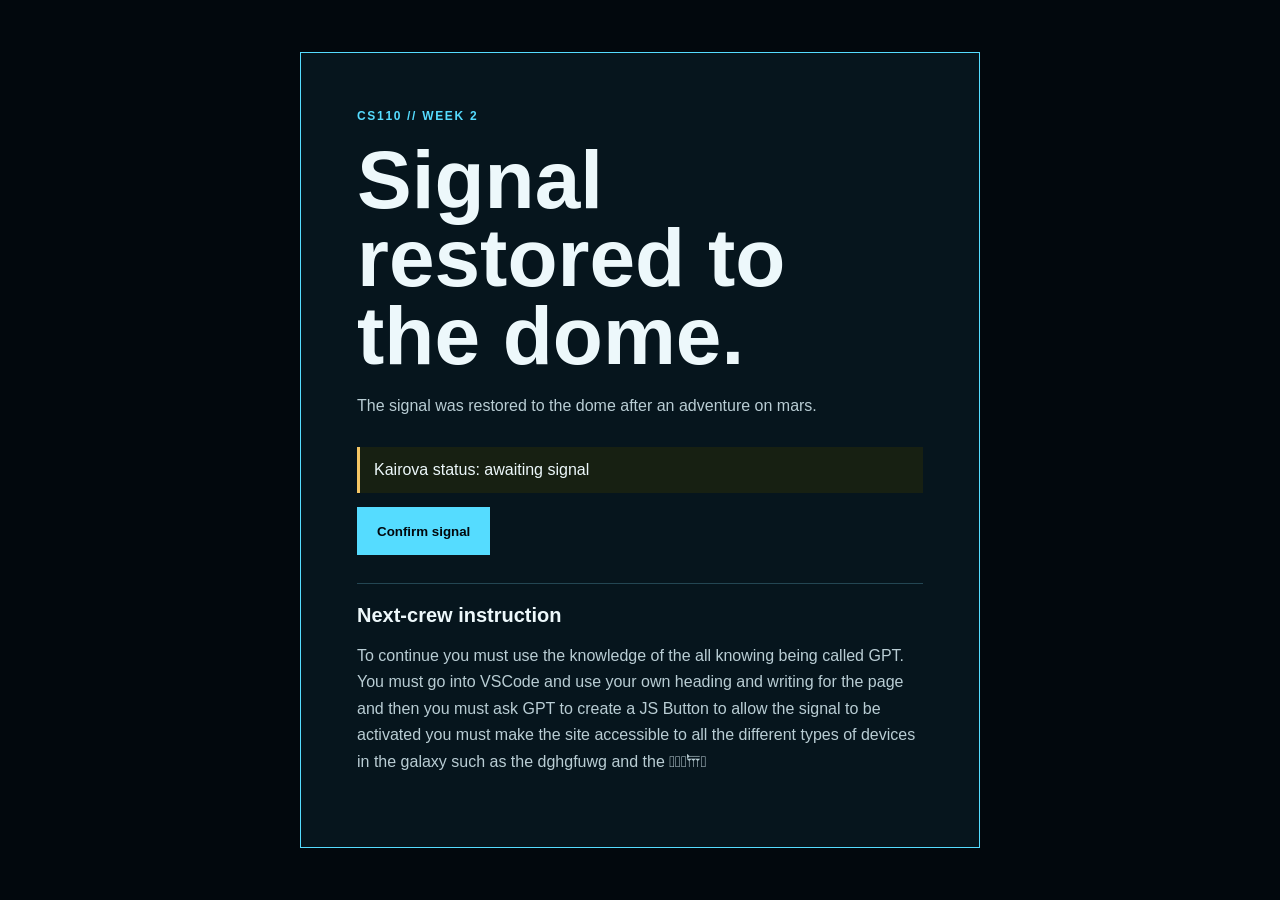
<file: index.html>
<!doctype html>
<html lang="en">
  <head>
    <meta charset="utf-8">
    <meta name="viewport" content="width=device-width, initial-scale=1">
    <title>CS110 Dome Signal restored</title>
    <link rel="stylesheet" href="style.css">
  </head>
  <body>
    <main class="signal-card">
      <p class="label">CS110 // Week 2</p>
      <h1>Signal restored to the dome.</h1>

      <p class="message">
       The signal was restored to the dome after an adventure on mars.
      </p>

      <p id="dome-status" class="status">Kairova status: awaiting signal</p>
      <button id="signal-button" type="button">Confirm signal</button>

      <section class="crew-note" aria-labelledby="crew-note-title">
        <h2 id="crew-note-title">Next-crew instruction</h2>
        <p>To continue you must use the knowledge of the all knowing being called GPT. You must go into VSCode and use your own heading and writing for the page and then you must ask GPT to create a JS Button to allow the signal to be activated you must make the site accessible to all the different types of devices in the galaxy such as the dghgfuwg and the 𒔼𒐕𒋝𐎠𒋻</p>
      </section>
    </main>

    <script src="script.js"></script>
  </body>
</html>
</file>
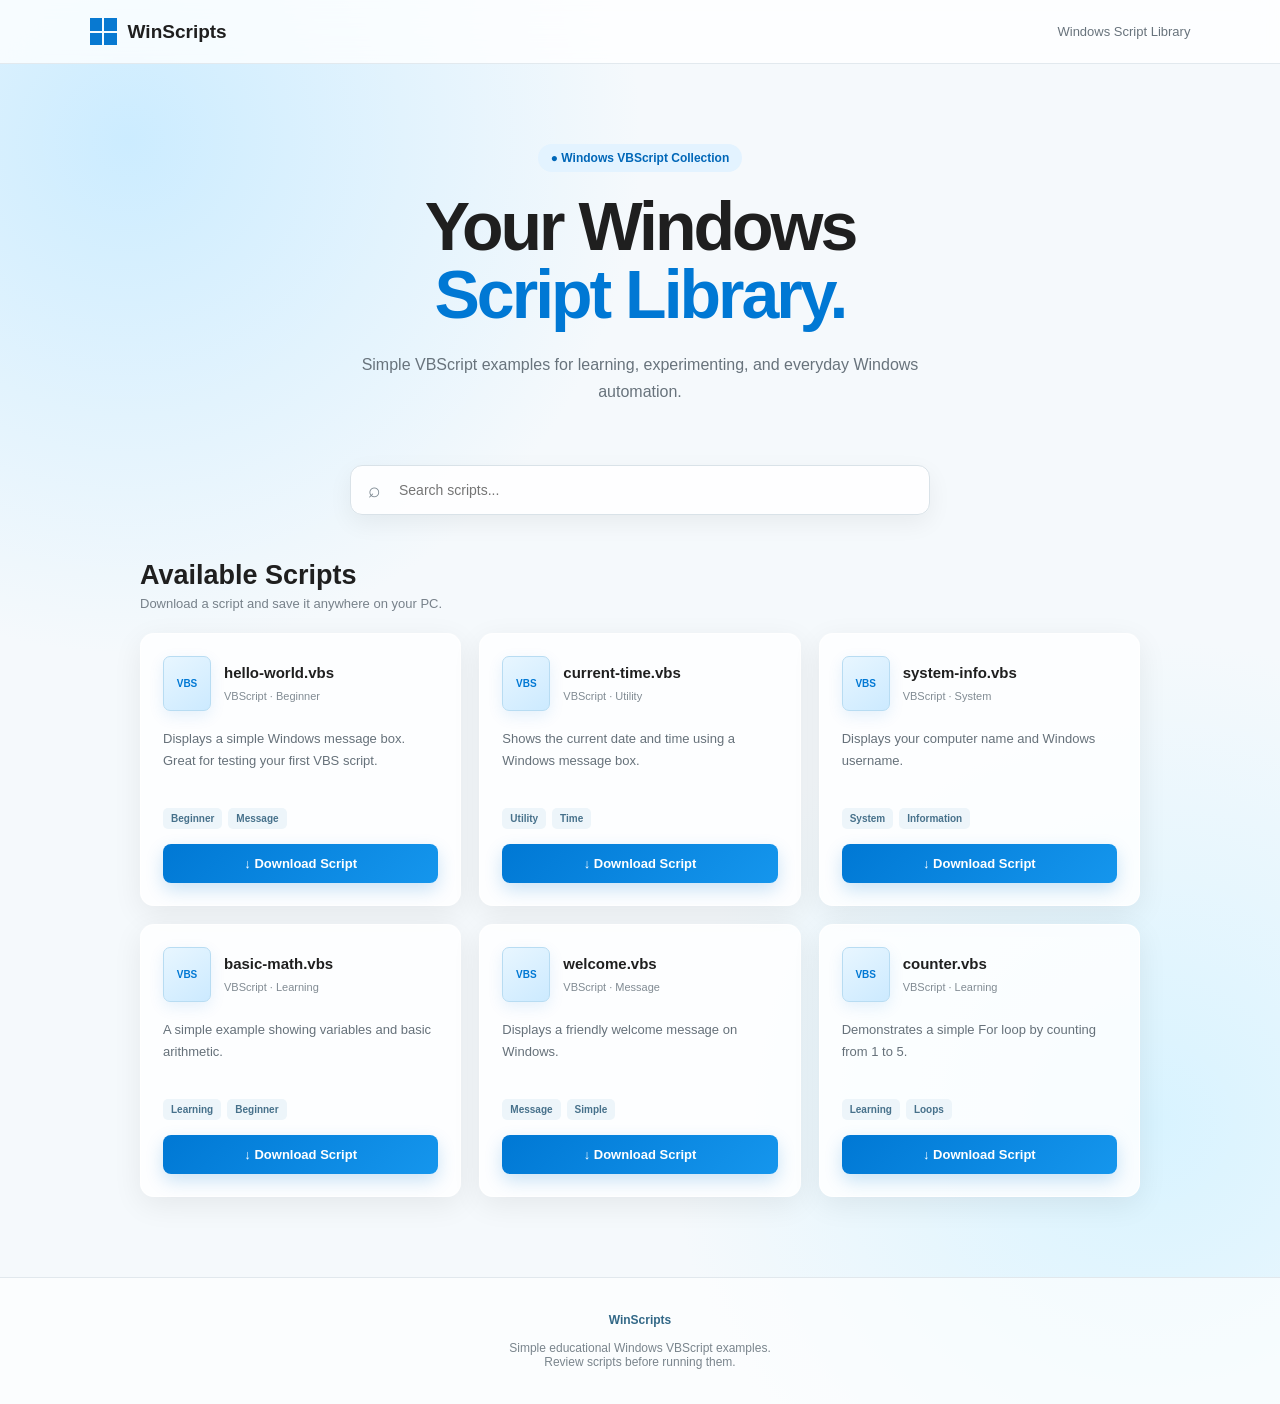
<file: Website2.html>
<!DOCTYPE html>
<html lang="en">
<head>
<meta charset="UTF-8">
<meta name="viewport" content="width=device-width, initial-scale=1.0">

<title>WinScripts</title>

<style>
    * {
        box-sizing: border-box;
    }

    body {
        margin: 0;
        font-family: "Segoe UI", Arial, sans-serif;
        color: #1f1f1f;

        background:
            radial-gradient(circle at 10% 10%, #ccecff 0, transparent 30%),
            radial-gradient(circle at 90% 80%, #d8f3ff 0, transparent 30%),
            #f5f9fc;

        min-height: 100vh;
    }

    /* NAVIGATION */

    nav {
        height: 64px;
        padding: 0 7%;
        display: flex;
        align-items: center;

        background: rgba(255,255,255,.78);
        backdrop-filter: blur(18px);

        border-bottom: 1px solid #e2e9ee;

        position: sticky;
        top: 0;
        z-index: 10;
    }

    .brand {
        display: flex;
        align-items: center;
        gap: 11px;

        font-size: 19px;
        font-weight: 600;
    }

    .windows {
        width: 27px;
        height: 27px;

        display: grid;
        grid-template-columns: 1fr 1fr;
        grid-template-rows: 1fr 1fr;

        gap: 2px;
    }

    .windows div {
        background: #0879d1;
    }

    nav .right {
        margin-left: auto;
        color: #68737c;
        font-size: 13px;
    }

    /* HERO */

    .hero {
        max-width: 1050px;
        margin: auto;

        padding: 80px 25px 60px;

        text-align: center;
    }

    .pill {
        display: inline-block;

        padding: 7px 13px;
        border-radius: 30px;

        background: #e3f3ff;
        color: #0067b8;

        font-size: 12px;
        font-weight: 600;

        margin-bottom: 20px;
    }

    .hero h1 {
        margin: 0;

        font-size: clamp(42px, 7vw, 68px);
        line-height: 1;

        letter-spacing: -3px;
        font-weight: 700;
    }

    .hero h1 span {
        color: #0078d4;
    }

    .hero p {
        max-width: 620px;
        margin: 23px auto 0;

        color: #68737c;
        font-size: 16px;
        line-height: 1.7;
    }

    /* SEARCH */

    .search {
        max-width: 580px;
        margin: 0 auto 45px;

        position: relative;
    }

    .search input {
        width: 100%;

        border: 1px solid #d9e2e8;
        border-radius: 12px;

        padding: 16px 20px 16px 48px;

        background: rgba(255,255,255,.9);

        outline: none;

        font-size: 14px;

        box-shadow: 0 8px 25px rgba(0,0,0,.06);

        transition: .2s;
    }

    .search input:focus {
        border-color: #72b9e9;

        box-shadow:
            0 0 0 4px rgba(0,120,212,.08),
            0 8px 25px rgba(0,0,0,.06);
    }

    .search span {
        position: absolute;

        left: 18px;
        top: 13px;

        color: #7b8790;
        font-size: 21px;
    }

    /* MAIN */

    main {
        max-width: 1050px;
        margin: auto;

        padding: 0 25px 80px;
    }

    .heading {
        display: flex;
        justify-content: space-between;
        align-items: end;

        margin-bottom: 22px;
    }

    .heading h2 {
        margin: 0;
        font-size: 27px;
    }

    .heading p {
        margin: 5px 0 0;
        color: #77818a;
        font-size: 13px;
    }

    /* CARDS */

    .grid {
        display: grid;

        grid-template-columns:
            repeat(3, 1fr);

        gap: 18px;
    }

    .card {
        background: rgba(255,255,255,.82);

        border: 1px solid rgba(255,255,255,.9);

        border-radius: 14px;

        padding: 22px;

        box-shadow:
            0 8px 30px rgba(0,0,0,.07);

        transition: .25s;
    }

    .card:hover {
        transform: translateY(-5px);

        box-shadow:
            0 18px 40px rgba(0,0,0,.12);
    }

    .file {
        display: flex;
        align-items: center;
        gap: 13px;

        margin-bottom: 17px;
    }

    .file-icon {
        width: 48px;
        height: 55px;

        display: flex;
        align-items: center;
        justify-content: center;

        color: #0078d4;

        background:
            linear-gradient(
                145deg,
                #e8f6ff,
                #cceaff
            );

        border: 1px solid #b8dcf2;

        border-radius: 7px;

        font-size: 10px;
        font-weight: 700;

        box-shadow:
            0 5px 15px rgba(0,120,212,.1);
    }

    .file h3 {
        margin: 0 0 5px;
        font-size: 15px;
    }

    .file small {
        color: #818b93;
        font-size: 11px;
    }

    .description {
        color: #66717a;

        font-size: 13px;
        line-height: 1.65;

        min-height: 65px;
    }

    .tags {
        display: flex;
        gap: 6px;

        margin: 15px 0;
    }

    .tag {
        background: #edf5fa;

        color: #47718b;

        padding: 5px 8px;

        border-radius: 5px;

        font-size: 10px;
        font-weight: 600;
    }

    /* BUTTON */

    button {
        width: 100%;

        border: 0;
        border-radius: 8px;

        padding: 12px;

        color: white;

        background:
            linear-gradient(
                135deg,
                #0078d4,
                #1596ed
            );

        font-family: inherit;
        font-weight: 600;
        font-size: 13px;

        cursor: pointer;

        box-shadow:
            0 7px 18px rgba(0,120,212,.2);

        transition: .2s;
    }

    button:hover {
        transform: translateY(-2px);

        box-shadow:
            0 10px 24px rgba(0,120,212,.3);
    }

    button:active {
        transform: scale(.98);
    }

    /* FOOTER */

    footer {
        text-align: center;

        padding: 35px 20px;

        background: rgba(255,255,255,.65);

        border-top: 1px solid #e1e8ed;

        color: #7a858d;

        font-size: 12px;
    }

    footer strong {
        color: #326887;
    }

    /* TOAST */

    #toast {
        position: fixed;

        right: 22px;
        bottom: 22px;

        background: #202a31;
        color: white;

        padding: 13px 17px;

        border-radius: 8px;

        font-size: 13px;

        box-shadow: 0 10px 30px rgba(0,0,0,.25);

        opacity: 0;
        transform: translateY(20px);

        transition: .25s;
    }

    #toast.show {
        opacity: 1;
        transform: translateY(0);
    }

    /* MOBILE */

    @media(max-width: 800px) {

        .grid {
            grid-template-columns: 1fr 1fr;
        }

    }

    @media(max-width: 550px) {

        nav {
            padding: 0 20px;
        }

        nav .right {
            display: none;
        }

        .hero {
            padding-top: 55px;
        }

        .hero h1 {
            letter-spacing: -2px;
        }

        .grid {
            grid-template-columns: 1fr;
        }

        .heading {
            display: block;
        }
    }
</style>
</head>


<body>


<!-- NAVIGATION -->

<nav>

    <div class="brand">

        <div class="windows">
            <div></div>
            <div></div>
            <div></div>
            <div></div>
        </div>

        WinScripts

    </div>

    <div class="right">
        Windows Script Library
    </div>

</nav>


<!-- HERO -->

<section class="hero">

    <div class="pill">
        ● Windows VBScript Collection
    </div>

    <h1>
        Your Windows<br>
        <span>Script Library.</span>
    </h1>

    <p>
        Simple VBScript examples for learning,
        experimenting, and everyday Windows automation.
    </p>

</section>


<!-- SEARCH -->

<div class="search">

    <span>⌕</span>

    <input
        id="search"
        type="text"
        placeholder="Search scripts..."
    >

</div>


<!-- SCRIPT LIBRARY -->

<main>

    <div class="heading">

        <div>
            <h2>Available Scripts</h2>

            <p>
                Download a script and save it anywhere on your PC.
            </p>
        </div>

    </div>


    <div class="grid">


        <!-- CARD 1 -->

        <div
            class="card"
            data-name="hello world message">

            <div class="file">

                <div class="file-icon">
                    VBS
                </div>

                <div>
                    <h3>hello-world.vbs</h3>
                    <small>VBScript · Beginner</small>
                </div>

            </div>

            <div class="description">
                Displays a simple Windows message box.
                Great for testing your first VBS script.
            </div>

            <div class="tags">
                <span class="tag">Beginner</span>
                <span class="tag">Message</span>
            </div>

            <button onclick="
                downloadVBS(
                    'hello-world.vbs',
                    helloWorld
                )
            ">
                ↓ Download Script
            </button>

        </div>


        <!-- CARD 2 -->

        <div
            class="card"
            data-name="current time date clock">

            <div class="file">

                <div class="file-icon">
                    VBS
                </div>

                <div>
                    <h3>current-time.vbs</h3>
                    <small>VBScript · Utility</small>
                </div>

            </div>

            <div class="description">
                Shows the current date and time
                using a Windows message box.
            </div>

            <div class="tags">
                <span class="tag">Utility</span>
                <span class="tag">Time</span>
            </div>

            <button onclick="
                downloadVBS(
                    'current-time.vbs',
                    currentTime
                )
            ">
                ↓ Download Script
            </button>

        </div>


        <!-- CARD 3 -->

        <div
            class="card"
            data-name="system info computer username">

            <div class="file">

                <div class="file-icon">
                    VBS
                </div>

                <div>
                    <h3>system-info.vbs</h3>
                    <small>VBScript · System</small>
                </div>

            </div>

            <div class="description">
                Displays your computer name and
                Windows username.
            </div>

            <div class="tags">
                <span class="tag">System</span>
                <span class="tag">Information</span>
            </div>

            <button onclick="
                downloadVBS(
                    'system-info.vbs',
                    systemInfo
                )
            ">
                ↓ Download Script
            </button>

        </div>


        <!-- CARD 4 -->

        <div
            class="card"
            data-name="math numbers variables">

            <div class="file">

                <div class="file-icon">
                    VBS
                </div>

                <div>
                    <h3>basic-math.vbs</h3>
                    <small>VBScript · Learning</small>
                </div>

            </div>

            <div class="description">
                A simple example showing variables
                and basic arithmetic.
            </div>

            <div class="tags">
                <span class="tag">Learning</span>
                <span class="tag">Beginner</span>
            </div>

            <button onclick="
                downloadVBS(
                    'basic-math.vbs',
                    basicMath
                )
            ">
                ↓ Download Script
            </button>

        </div>


        <!-- CARD 5 -->

        <div
            class="card"
            data-name="welcome message popup">

            <div class="file">

                <div class="file-icon">
                    VBS
                </div>

                <div>
                    <h3>welcome.vbs</h3>
                    <small>VBScript · Message</small>
                </div>

            </div>

            <div class="description">
                Displays a friendly welcome
                message on Windows.
            </div>

            <div class="tags">
                <span class="tag">Message</span>
                <span class="tag">Simple</span>
            </div>

            <button onclick="
                downloadVBS(
                    'welcome.vbs',
                    welcome
                )
            ">
                ↓ Download Script
            </button>

        </div>


        <!-- CARD 6 -->

        <div
            class="card"
            data-name="counter loop programming">

            <div class="file">

                <div class="file-icon">
                    VBS
                </div>

                <div>
                    <h3>counter.vbs</h3>
                    <small>VBScript · Learning</small>
                </div>

            </div>

            <div class="description">
                Demonstrates a simple For loop
                by counting from 1 to 5.
            </div>

            <div class="tags">
                <span class="tag">Learning</span>
                <span class="tag">Loops</span>
            </div>

            <button onclick="
                downloadVBS(
                    'counter.vbs',
                    counter
                )
            ">
                ↓ Download Script
            </button>

        </div>

    </div>

</main>


<footer>

    <strong>WinScripts</strong>

    <br><br>

    Simple educational Windows VBScript examples.

    <br>

    Review scripts before running them.

</footer>


<div id="toast">
    Download started
</div>


<script>

/* ==========================
   VBS CONTENT
========================== */

const helloWorld =
`MsgBox "Hello, World!", vbInformation, "WinScripts"
`;


const currentTime =
`MsgBox "Current date and time:" & vbCrLf & Now, vbInformation, "WinScripts"
`;


const systemInfo =
`Set Shell = CreateObject("WScript.Shell")

Computer = Shell.ExpandEnvironmentStrings("%COMPUTERNAME%")
User = Shell.ExpandEnvironmentStrings("%USERNAME%")

MsgBox "Computer: " & Computer & vbCrLf & _
       "User: " & User, _
       vbInformation, "System Information"
`;


const basicMath =
`Dim firstNumber
Dim secondNumber
Dim result

firstNumber = 10
secondNumber = 5

result = firstNumber + secondNumber

MsgBox firstNumber & " + " & secondNumber & " = " & result, _
       vbInformation, "Basic Math"
`;


const welcome =
`MsgBox "Welcome to WinScripts!", vbInformation, "Welcome"
`;


const counter =
`Dim i
Dim message

message = ""

For i = 1 To 5
    message = message & "Number: " & i & vbCrLf
Next

MsgBox message, vbInformation, "Counter"
`;


/* ==========================
   DOWNLOAD
========================== */

function downloadVBS(filename, content) {

    const blob = new Blob(
        [content],
        { type: "text/plain" }
    );

    const url =
        URL.createObjectURL(blob);

    const link =
        document.createElement("a");

    link.href = url;
    link.download = filename;

    document.body.appendChild(link);

    link.click();

    document.body.removeChild(link);

    URL.revokeObjectURL(url);

    showToast(
        filename + " downloaded"
    );
}


/* ==========================
   TOAST
========================== */

let toastTimer;

function showToast(message) {

    const toast =
        document.getElementById("toast");

    toast.textContent = message;

    toast.classList.add("show");

    clearTimeout(toastTimer);

    toastTimer = setTimeout(
        function() {
            toast.classList.remove("show");
        },
        2500
    );
}


/* ==========================
   SEARCH
========================== */

const search =
    document.getElementById("search");

const cards =
    document.querySelectorAll(".card");


search.addEventListener(
    "input",
    function() {

        const query =
            search.value
                .toLowerCase()
                .trim();

        cards.forEach(
            function(card) {

                const name =
                    card.dataset.name
                        .toLowerCase();

                if (name.includes(query)) {
                    card.style.display = "";
                } else {
                    card.style.display = "none";
                }

            }
        );

    }
);

</script>

</body>
</html>
</file>
<file: style.css>
* {
  box-sizing: border-box;
}

body {
  min-height: 100vh;
  margin: 0;
  display: grid;
  place-items: center;
  padding: 24px;
  color: #edf8fb;
  background: #02080d;
  font-family: Arial, Helvetica, sans-serif;
}

.signal-card {
  width: min(680px, 100%);
  padding: clamp(28px, 6vw, 56px);
  border: 1px solid #55dcff;
  background: #06151d;
}

.label {
  margin: 0;
  color: #55dcff;
  font-size: 12px;
  font-weight: 700;
  letter-spacing: 0.14em;
  text-transform: uppercase;
}

h1 {
  margin: 18px 0;
  font-size: clamp(44px, 10vw, 82px);
  line-height: 0.95;
}

.message,
.crew-note p {
  color: #b9cdd4;
  line-height: 1.65;
}

.status {
  margin: 28px 0 14px;
  padding: 14px;
  border-left: 3px solid #f4c665;
  background: #172012;
}

button {
  min-height: 48px;
  padding: 0 20px;
  color: #02080d;
  border: 0;
  background: #55dcff;
  font-weight: 700;
  cursor: pointer;
}

button:focus-visible {
  outline: 3px solid #f4c665;
  outline-offset: 4px;
}

.crew-note {
  margin-top: 28px;
  padding-top: 20px;
  border-top: 1px solid #234653;
}

.crew-note h2 {
  margin: 0;
  font-size: 20px;
}
button {
  min-height: 48px;
  padding: 0 20px;
  color: #02080d;
  border: 0;
  background: #55dcff;
  font-weight: 700;
  cursor: pointer;
}

/* Phone-sized screens */
@media (max-width: 600px) {
  body {
    padding: 16px;
  }

  .signal-card {
    padding: 28px 22px;
  }

  h1 {
    font-size: clamp(38px, 12vw, 58px);
  }

  button {
    width: 100%;
  }
}

/* Very small phones */
@media (max-width: 380px) {
  body {
    padding: 10px;
  }

  .signal-card {
    padding: 24px 18px;
  }

  h1 {
    font-size: 38px;
  }

  .status {
    margin-top: 22px;
  }
}
</file>
